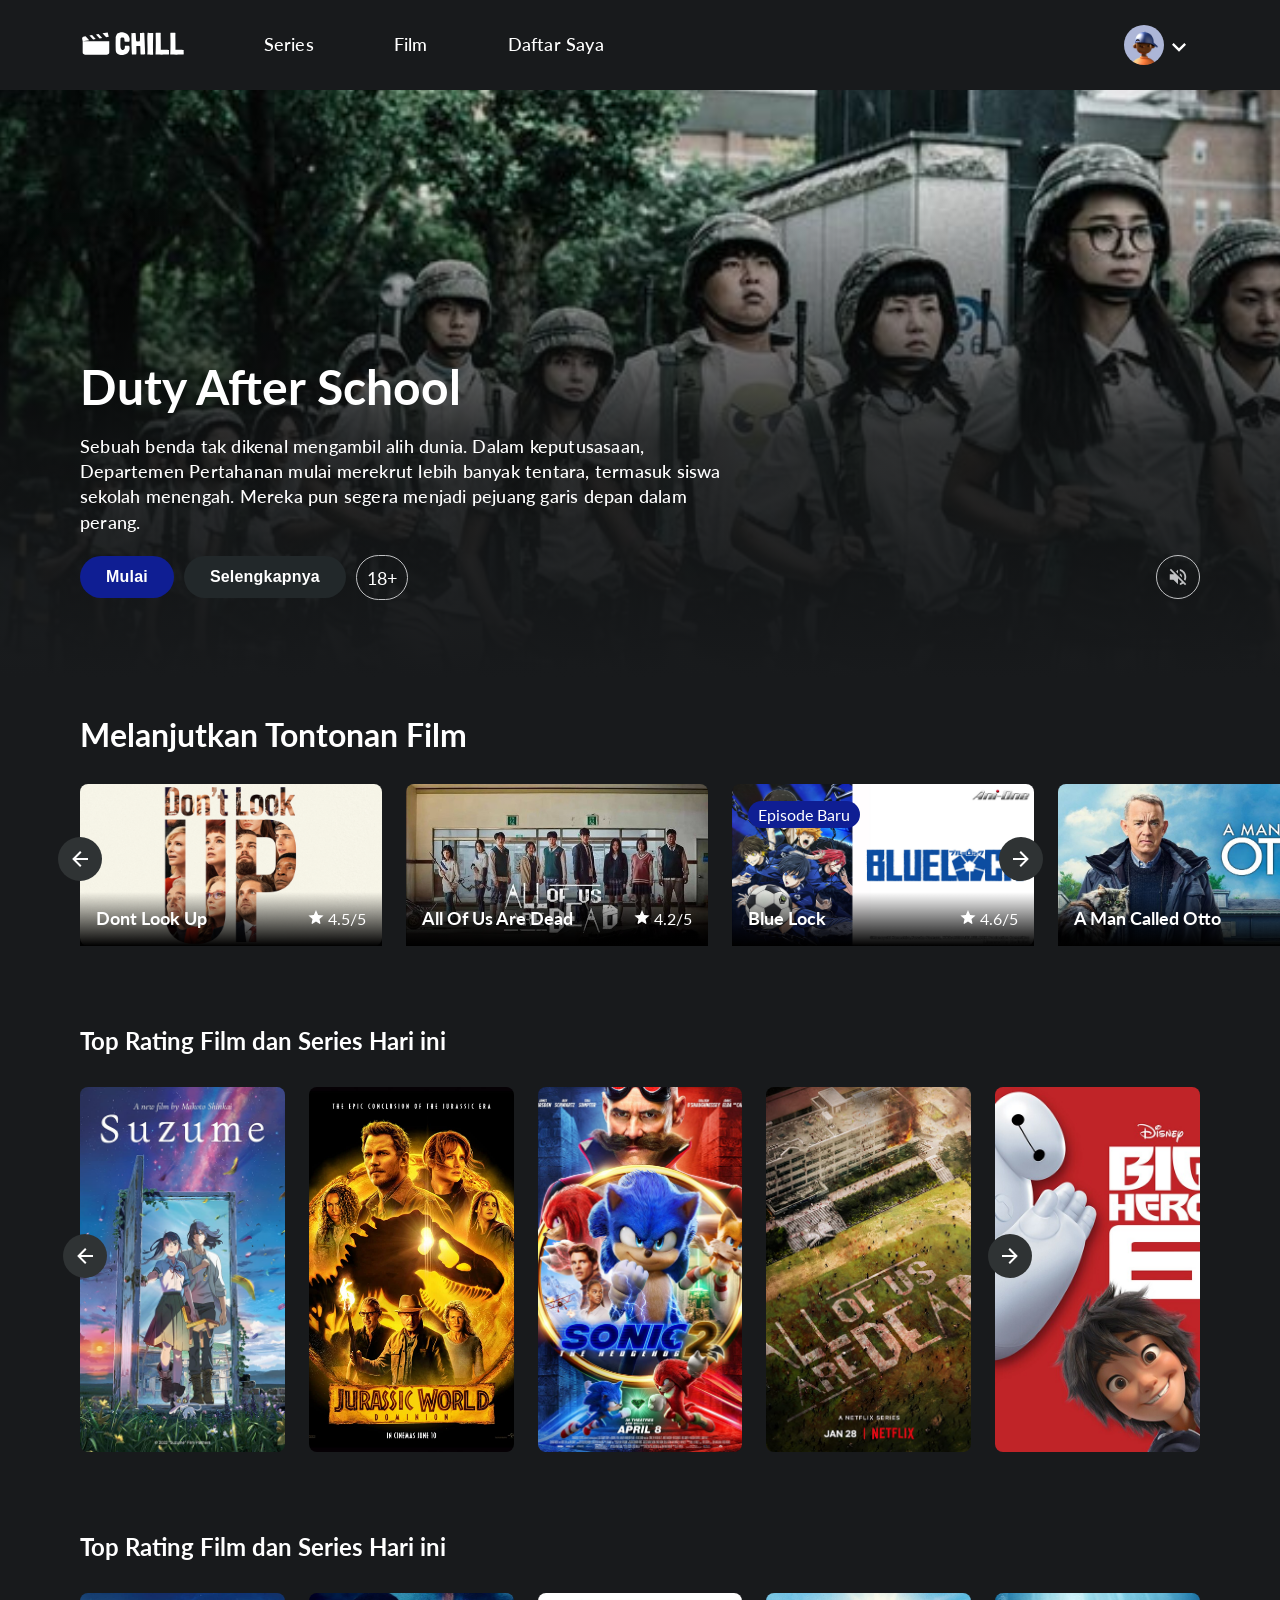
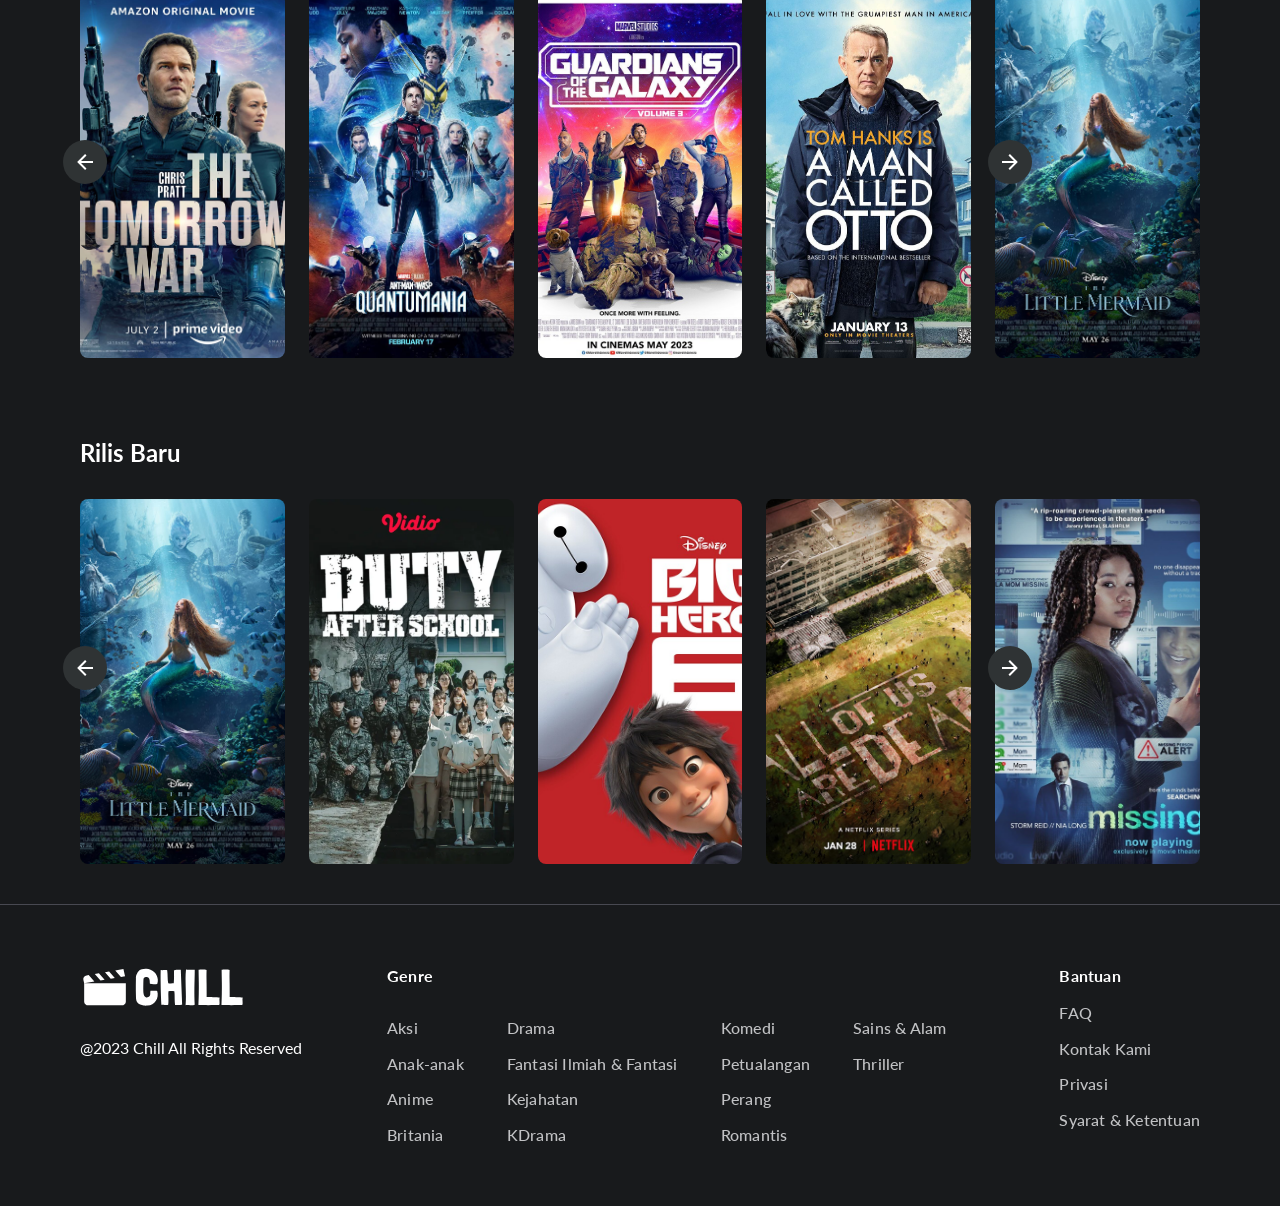
<file: 3b-chill/index.html>
<!DOCTYPE html>
<html lang="en">

<head>
    <meta charset="UTF-8">
    <meta name="viewport" content="width=device-width, initial-scale=1.0">
    <meta name="description" content="Login page for CHILL, a platform for stream movie and tv show.">
    <meta name="keywords" content="CHILL, login, streaming, movies, tv shows">
    <meta name="author" content="Yadri">
    <title> BERANDA - CHILL</title>
    <!-- CSS -->
    <link rel="stylesheet" href="style.css">
    <!-- Font -->
    <link rel="preconnect" href="https://fonts.googleapis.com">
    <link rel="stylesheet" href="https://fonts.googleapis.com/css2?family=Lato:wght@300;400;700&display=swap">
    <link rel="stylesheet" href="https://cdnjs.cloudflare.com/ajax/libs/font-awesome/6.7.2/css/all.min.css"
        integrity="sha512-Evv84Mr4kqVGRNSgIGL/F/aIDqQb7xQ2vcrdIwxfjThSH8CSR7PBEakCr51Ck+w+/U6swU2Im1vVX0SVk9ABhg=="
        crossorigin="anonymous" referrerpolicy="no-referrer" />
    <!-- Favicon -->
    <link rel="icon" href="assets/icon/chill-icon.svg" type="image/x-icon">
</head>

<body>
    <div class="home-container">
        <header class="main-header">
            <div class="header-left">
                <div class="logo">
                    <img src="assets/icon/Logo.svg" alt="CHILL Logo">
                </div>
                <div class="main-nav">
                    <ul>
                        <li><a href="">Series</a></li>
                        <li><a href="">Film</a></li>
                        <li><a href="">Daftar Saya</a></li>
                    </ul>
                </div>
            </div>
            <div class="right-left">
                <!-- Avatar Profile -->
                <div class="user-profile avatar-dropdown">
                    <img src="assets/icon/avatar_profile.png" class="avatar-profile alt="Avatar Profile">
                    <span class="arrow-down avatar-profile"><img src="assets/icon/vector_arrow.svg" alt=""></span>
                </div>
            </div>
            <!-- menu dropdown  -->
            <div class="dropdown-profile" id="dropdownProfile">
                <ul>
                    <li><i class="fa-solid fa-user"></i> Profil Saya</li>
                    <li><i class="fa-solid fa-star"></i> Ubah Premium</li>
                    <li><i class="fa-solid fa-right-from-bracket"></i> Keluar</li>
                </ul>
            </div>


        </header>
        <main>
            <section id="hero">
                <!-- Content -->
                <div class="hero-content">
                    <!-- about movie -->
                    <h1 class="hero-title">Duty After School</h1>
                    <div class="hero-description">
                        Sebuah benda tak dikenal mengambil alih dunia. Dalam keputusasaan,

                        Departemen Pertahanan mulai merekrut lebih banyak tentara, termasuk siswa sekolah menengah.
                        Mereka pun segera menjadi pejuang garis depan dalam perang.
                    </div>
                    <div class="hero-actions">
                        <div class="hero-actions-left">
                            <button class="btn btn-start">Mulai</button>
                            <button class="btn btn-more">Selengkapnya</button>
                            <span class="age-rating">18+</span>
                        </div>
                        <div class="volume hero-actions-right">
                            <img src="assets/icon/volume-off.svg" alt="">
                        </div>
                    </div>
                </div>
            </section>

            <!-- History -->
            <section class="content-section history">
                <h2>Melanjutkan Tontonan Film</h2>
                <div class="card-container">
                    <div class="arrow-left arrow-btn">
                        <img src="assets/icon/arrow-left.svg" alt="">
                    </div>
                    <div class="movie-card">
                        <img src="assets/beranda/history_1.png" alt="">
                        <div class="movie-info">
                            <div class="title-movie dont-look-up">Dont Look Up</div>
                            <div class="rating-movie">
                                <img src="assets/icon/star.svg" class="rating-stars" alt="">
                                <span>4.5/5</span>
                            </div>
                        </div>
                    </div>
                    <div class="movie-card">
                        <img src="assets/beranda/history_2.png" alt="">
                        <div class="movie-info">
                            <div class="title-movie all-of-us-are-dead">All Of Us Are Dead</div>
                            <div class="rating-movie">
                                <img src="assets/icon/star.svg" class="rating-stars" alt="">
                                <span>4.2/5</span>
                            </div>
                        </div>
                    </div>
                    <div class="movie-card">
                        <img src="assets/beranda/history_3.png" alt="">
                        <div class="movie-info">
                            <div class="badge-new-eps">
                                <p>Episode Baru</p>
                            </div>
                            <div class="title-movie blue-lock">Blue Lock</div>
                            <div class="rating-movie">
                                <img src="assets/icon/star.svg" class="rating-stars" alt="">
                                <span>4.6/5</span>
                            </div>
                        </div>
                    </div>
                    <div class="movie-card">
                        <img src="assets/beranda/history_4.png" alt="">
                        <div class="movie-info">
                            <div class="title-movie a-man-called-otto">A Man Called Otto</div>
                            <div class="rating-movie">
                                <img src="assets/icon/star.svg" class="rating-stars" alt="">
                                <span>4.4/5</span>
                            </div>
                        </div>
                    </div>
                    <div class="arrow-right arrow-btn">
                        <img src="assets/icon/arrow-right.svg" alt="">
                    </div>
                </div>
            </section>
            <!-- Top Rating Film dan Series Hari ini -->
            <section class="content-section top-rating">
                <h2>Top Rating Film dan Series Hari ini</h2>
                <div class="card-container">
                    <div class="arrow-left arrow-btn">
                        <img src="assets/icon/arrow-left.svg" alt="">
                    </div>
                    <div class="movie-card">
                        <img src="assets/beranda/top_1.png" alt="">
                    </div>
                    <div class="movie-card">
                        <img src="assets/beranda/top_2.png" alt="">
                    </div>
                    <div class="movie-card">
                        <img src="assets/beranda/top_3.png" alt="">
                    </div>
                    <div class="movie-card">
                        <img src="assets/beranda/top_4.png" alt="">
                    </div>
                    <div class="movie-card">
                        <img src="assets/beranda/top_5.png" alt="">
                    </div>
                    <div class="arrow-right arrow-btn">
                        <img src="assets/icon/arrow-right.svg" alt="">
                    </div>
                </div>
            </section>
            <!-- Film Trending -->
            <section class="content-section trending">
                <h2>Top Rating Film dan Series Hari ini</h2>
                <div class="card-container">
                    <div class="arrow-left arrow-btn">
                        <img src="assets/icon/arrow-left.svg" alt="">
                    </div>
                    <div class="movie-card">
                        <img src="assets/beranda/trend_1.png" alt="">
                    </div>
                    <div class="movie-card">
                        <img src="assets/beranda/trend_2.png" alt="">
                    </div>
                    <div class="movie-card">
                        <img src="assets/beranda/trend_3.png" alt="">
                    </div>
                    <div class="movie-card">
                        <img src="assets/beranda/trend_4.png" alt="">
                    </div>
                    <div class="movie-card">
                        <img src="assets/beranda/trend_5.png" alt="">
                    </div>
                    <div class="arrow-right arrow-btn">
                        <img src="assets/icon/arrow-right.svg" alt="">
                    </div>
                </div>
            </section>
            <!-- Rilis Terbaru -->
            <section class="content-section new-release">
                <h2>Rilis Baru</h2>
                <div class="card-container">
                    <div class="arrow-left arrow-btn">
                        <img src="assets/icon/arrow-left.svg" alt="">
                    </div>
                    <div class="movie-card">
                        <img src="assets/beranda/new_1.png" alt="">
                    </div>
                    <div class="movie-card">
                        <img src="assets/beranda/new_2.png" alt="">
                    </div>
                    <div class="movie-card">
                        <img src="assets/beranda/new_3.png" alt="">
                    </div>
                    <div class="movie-card">
                        <img src="assets/beranda/new_4.png" alt="">
                    </div>
                    <div class="movie-card">
                        <img src="assets/beranda/new_5.png  " alt="">
                    </div>
                    <div class="arrow-right arrow-btn">
                        <img src="assets/icon/arrow-right.svg" alt="">
                    </div>
                </div>
            </section>
        </main>

        <footer class="footer">
            <div class="footer-container">
                <!-- Logo -->
                <div class="footer-logo">
                    <img src="assets/icon/Logo.svg" alt="chill logo">
                    <p>@2023 Chill All Rights Reserved</p>
                </div>
                <!-- Genre -->
                <div class="footer-genre">
                    <p class="title">Genre</p>
                    <div class="genre-list">
                        <ul>
                            <li><a href="">Aksi</a></li>
                            <li><a href="">Anak-anak</a></li>
                            <li><a href="">Anime</a></li>
                            <li><a href="">Britania</a></li>
                        </ul>
                        <ul>
                            <li><a href="">Drama</a></li>
                            <li><a href="">Fantasi Ilmiah & Fantasi</a></li>
                            <li><a href="">Kejahatan</a></li>
                            <li><a href="">KDrama</a></li>
                        </ul>
                        <ul>
                            <li><a href="">Komedi</a></li>
                            <li><a href="">Petualangan</a></li>
                            <li><a href="">Perang</a></li>
                            <li><a href="">Romantis</a></li>
                        </ul>
                        <ul>
                            <li><a href="">Sains & Alam</a></li>
                            <li><a href="">Thriller</a></li>
                        </ul>
                    </div>
                </div>
                <div class="footer-help">
                    <p class="title">Bantuan</p>
                    <ul class="help-list">
                        <li><a href="">FAQ</a></li>
                        <li><a href="">Kontak Kami</a></li>
                        <li><a href="">Privasi</a></li>
                        <li><a href="">Syarat & Ketentuan</a></li>
                    </ul>
                </div>
            </div>
        </footer>
    </div>

<script>
    const avatar = document.querySelector('.avatar-dropdown');
    const dropdown = document.getElementById('dropdownProfile');

    avatar.addEventListener('click', () => {
        dropdown.style.display = dropdown.style.display === 'block' ? 'none' : 'block';
    });

    // klik di luar dropdown untuk menutup
    window.addEventListener('click', (e) => {
        if (!avatar.contains(e.target) && !dropdown.contains(e.target)) {
            dropdown.style.display = 'none';
        }
    });
</script>

</body>

</html>
</file>
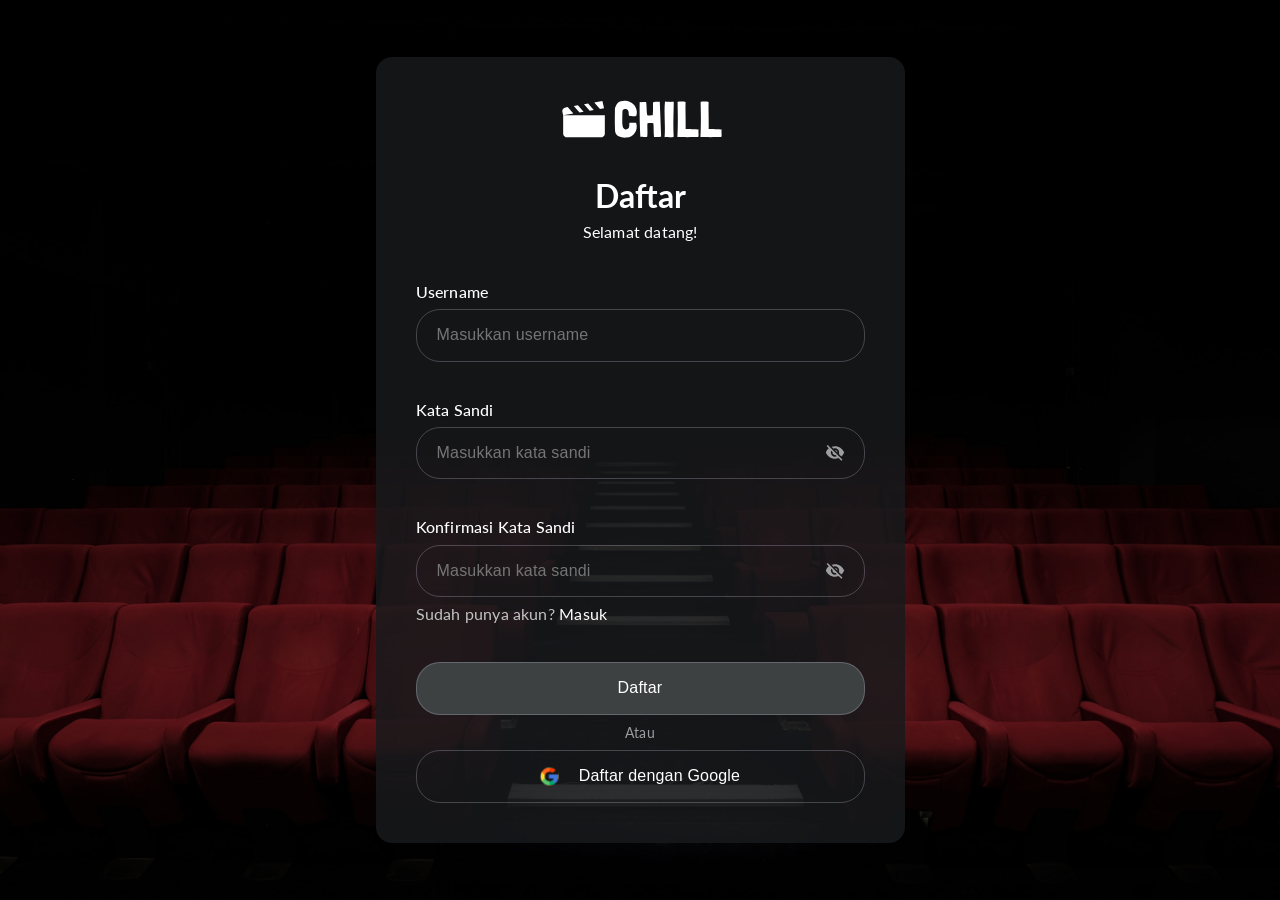
<file: 3b-chill/register.html>
<!DOCTYPE html>
<html lang="en">

<head>
    <meta charset="UTF-8">
    <meta name="viewport" content="width=device-width, initial-scale=1.0">
    <meta name="description" content="Login page for CHILL, a platform for stream movie and tv show.">
    <meta name="keywords" content="CHILL, login, streaming, movies, tv shows">
    <meta name="author" content="Yadri">
    <title>Register - CHILL</title>
    <!-- CSS -->
    <link rel="stylesheet" href="register.css">
    <!-- Font -->
    <link rel="preconnect" href="https://fonts.googleapis.com">
    <link rel="stylesheet" href="https://fonts.googleapis.com/css2?family=Lato:wght@300;400;700&display=swap">
    <link rel="stylesheet" href="https://cdnjs.cloudflare.com/ajax/libs/font-awesome/6.7.2/css/all.min.css"
        integrity="sha512-Evv84Mr4kqVGRNSgIGL/F/aIDqQb7xQ2vcrdIwxfjThSH8CSR7PBEakCr51Ck+w+/U6swU2Im1vVX0SVk9ABhg=="
        crossorigin="anonymous" referrerpolicy="no-referrer" />
    <!-- Favicon -->
    <link rel="icon" href="assets/icon/chill-icon.svg" type="image/x-icon">
</head>

<body>
    <main class="register-container">
        <!-- header form -->
        <header class="register-header">
            <img src="assets/icon/Logo.svg" class="logo" alt="logo">
            <div class="caption">
                <h3>Daftar</h3>
                <p>Selamat datang!</p>
            </div>
        </header>
        <!-- form -->
        <form action="" class="register-form">
            <div class="input-group username-field">
                <label for="username">Username</label>
                <input type="text" name="username" id="username" placeholder="Masukkan username">
            </div>
            <div class="input-group password-field">
                <label for="password">Kata Sandi</label>
                <div class="password-wrapper">
                    <input type="password" name="password" id="password" placeholder="Masukkan kata sandi">
                    <img src="assets/icon/eye-off.svg" alt="" class="toggle-password">
                </div>
            </div>

            <div class="input-group confirm-pass-field">
                <label for="confirm-pass">Konfirmasi Kata Sandi</label>
                <div class="password-wrapper">
                    <input type="password" name="confirm-password" id="confirm-pass" placeholder="Masukkan kata sandi">
                    <img src="assets/icon/eye-off.svg" alt="" class="toggle-password">
                </div>
                
                <div class="form-links">
                    <span id="">Sudah punya akun? 
                        <a href="login.html">Masuk</a>
                    </span>
                </div>
            </div>

            <div class="btn-group">
                <button type="submit" class="btn btn-register">Daftar</button>
                <div class="divider">Atau</div>
                <button type="button" class="btn btn-reg-google">
                   <img src="assets/icon/google-icon.svg" alt="Google icon"> 
                   Daftar dengan Google
                </button>
            </div>
        </form>
    </main>
</body>

</html>
</file>
<file: 3b-chill/style.css>
* {
    margin: 0;
    padding: 0;
    box-sizing: border-box;

}

body {
    font-family: Lato, sans-serif;
    background-color: rgba(24, 26, 28, 1);
    width: 100%;
    min-height: 100vh;
    color: white;
}

.home-container {
    max-width: 100%;
}

/*----- HEADER / NAVIGATION BAR  -----*/
.main-header {
    display: flex;
    justify-content: space-between;
    align-items: center;
    padding: 25px 80px;
}

.header-left {
    display: flex;
    align-items: center;
    gap: 5rem;
}

.header-left .logo img {
    width: 103.55px;
    cursor: pointer;
}

.main-nav ul {
    display: flex;
    list-style-type: none;
    gap: 80px;
}

.main-nav ul a {
    text-decoration: none;
    color: rgba(255, 255, 255, 1);
    font-weight: 500;
    font-size: 18px;
    line-height: 1.4;
    letter-spacing: 0.2px;

}

.main-nav ul a:hover {
    color: rgba(3, 103, 219, 1);
}

.user-profile {
    position: relative;

    display: flex;
    align-items: center;
    gap: 8px;
    cursor: pointer;
}

.user-profile img.avatar-profile {
    width: 40px;
    border-radius: 50%;
}

.user-profile span.arrow-down {
    width: 28px;

}

/* Avatar Dropdown */
.dropdown-profile {
    position: absolute;
    top: 70px;
    right: 0;
    background-color: rgba(24, 26, 28, 1);
    border: 1px solid rgba(3, 103, 219, 1);
    border-radius: 8px;
    padding: 16px;
    width: 180px;
    display: none;
    z-index: 1000;
}

.dropdown-profile ul {
    list-style: none;
    display: flex;
    flex-direction: column;
    gap: 16px;
}

.dropdown-profile ul li {
    display: flex;
    align-items: center;
    gap: 12px;
    font-weight: 500;
    font-size: 16px;
    color: white;
    cursor: pointer;
}

.dropdown-profile ul li:hover {
    color: rgba(3, 103, 219, 1);
}



/*----- HERO SECTION -----*/
#hero {
    position: relative;
    width: 100%;
    height: 100vh;
    max-height: 587px;
    display: flex;
    align-items: center;
    background-image: url(assets/bg-images/bg-hero.svg);
    background-size: cover;
    background-position: center;
    background-repeat: no-repeat;
}

.hero-content {
    position: absolute;
    width: 100%;
    display: flex;
    flex-direction: column;
    padding: 274px 80px 80px;
    gap: 20px;
}

.hero-title {
    font-weight: 700;
    font-size: 48px;
    line-height: 1.1;
}

.hero-description {
    width: 668px;
    font-weight: 500;
    font-size: 18px;
    line-height: 1.4;
    letter-spacing: 0.2px;
}

.hero-actions {
    position: relative;
    width: 100%;
    display: flex;
    align-items: center;
    gap: 10px;
    justify-content: space-between;
}

.hero-actions-left {
    display: flex;
    align-items: center;
    gap: 10px;
}

.hero-actions .btn {
    padding: 10px 26px;
    gap: 8px;
    border-radius: 48px;

}

.hero-actions .btn-start {
    background-color: rgba(15, 30, 147, 1);
    color: rgba(255, 255, 255, 1);
    border: none;
    font-weight: 700;
    font-size: 16px;
    line-height: 1.4;
    letter-spacing: 0.2px;
    gap: 8px;

}

.hero-actions .btn-more {
    background-color: rgba(34, 40, 42, 1);
    color: rgba(255, 255, 255, 1);
    border: none;
    font-weight: 700;
    font-size: 16px;
    line-height: 1.4;
    letter-spacing: 0.2px;
    gap: 8px;
}


.hero-actions .age-rating {
    width: 52px;
    height: 45px;
    border-radius: 24px;
    padding: 10px;
    gap: 10px;
    font-weight: 400;
    font-size: 18px;
    line-height: 1.4;
    letter-spacing: .2px;
    border: 1px solid rgba(193, 194, 196, 1);

}

.hero-actions .volume {
    width: 44px;
    height: 44px;
    display: flex;
    gap: 10px;
    border: 1px solid rgba(193, 194, 196, 1);
    border-radius: 24px;
    padding: 10px;
    cursor: pointer;
}

/*----- CONTENT SECTION  -----*/

.history {
    width: 100%;
    height: 309px;
    padding: 40px 80px;

} 

.history h2 {
    font-size: 32px;
    font-weight: 700;
    line-height: 1.1;
}

.history .card-container {
    position: relative;
    width: 100%;
    display: flex;
    padding-top: 32px;
    flex-direction: row;
    gap: 24px;
}

.history .movie-card {
    display: flex;
    flex-direction: column;
    position: relative;
}

.history .movie-card img {
    width: 302px;
    height: 162px;
    border-radius: 8px;
}

.history .movie-card .movie-info {
    position: absolute;
    left: 0;
    top: 108px;
    width: 100%;
    display: flex;
    padding: 16px;
    align-items: center;
    justify-content: space-between;
    justify-items: stretch;
    background: linear-gradient(rgba(0, 0, 0, 0),rgba(0, 0, 0, 1));
    
}

.history .movie-card .title-movie { 
    font-weight: 700;
    font-size: 18px;
    line-height: 1.2;
}

.history .rating-movie .rating-stars {
    width: 16px;
    height: 16px;
}

.history .rating-movie .rating-stars span {
    font-weight: 400;
    font-size: 14px;
    line-height: 1.4;
    letter-spacing: 0.2px;
}

.history .arrow-btn {
    display: flex;
    align-items: center;
    justify-content: center;
    width: 44px;
    height: 44px;
    padding: 10px;
    background-color: rgba(47, 51, 52, 1);
    border-radius: 24px;
    cursor: pointer;
}

.history .arrow-left {
    position: absolute;
    left:-2%;
    top: 85px;
    z-index: 1;
}

.history .arrow-right {
    position: absolute;
    right:14%;
    top:85px;
    z-index: 1;
}

.badge-new-eps {
    position: absolute;
    top: -91px;
    background-color: rgba(15, 30, 147, 1);
    border-radius: 24px;
    padding: 4px 10px;
    display: flex;
    gap: 4px;
}

/*----- Top Rating ------*/
.content-section {
    width: 100%;
    padding: 40px 80px;
}

.top-rating .card-container {
    position: relative;
    width: 100%;
    display: flex;
    padding-top: 32px;
    flex-direction: row;
    gap: 24px;
}

.top-rating .movie-card {
    display: flex;
    flex-direction: column;
    width: 234px;
    height: 365px;
    border-radius: 8px;
    gap: 28px;
}
.top-rating .movie-card img {
    object-fit: cover;
    width: 100%;
    height: 100%;
    border-radius: 8px;
}
 
.top-rating .arrow-btn {
    display: flex;
    align-items: center;
    justify-content: center;
    width: 44px;
    height: 44px;
    padding: 10px;
    background-color: rgba(47, 51, 52, 1);
    border-radius: 24px;
    cursor: pointer;
}

.top-rating .arrow-left {
    position: absolute;
    left:-1.5%;
    top: 45%;
    z-index: 1;
}

.top-rating .arrow-right {
    position: absolute;
    right:15%;
    top: 45%;
    z-index: 1;
}

/*----- Trending -----*/

.trending .card-container {
    position: relative;
    width: 100%;
    display: flex;
    padding-top: 32px;
    flex-direction: row;
    gap: 24px;
}

.trending .movie-card {
    display: flex;
    flex-direction: column;
    width: 234px;
    height: 365px;
    border-radius: 8px;
    gap: 28px;
}
.trending .movie-card img {
    object-fit: cover;
    width: 100%;
    height: 100%;
    border-radius: 8px;
}
 
.trending .arrow-btn {
    display: flex;
    align-items: center;
    justify-content: center;
    width: 44px;
    height: 44px;
    padding: 10px;
    background-color: rgba(47, 51, 52, 1);
    border-radius: 24px;
    cursor: pointer;
}

.trending .arrow-left {
    position: absolute;
    left: -1.5%;
    top: 45%;
    z-index: 1;
}

.trending .arrow-right {
    position: absolute;
    right:15%;
    top: 45%;
    z-index: 1;
}

/*----- Rilis Baru -----*/
.new-release .card-container {
    position: relative;
    width: 100%;
    display: flex;
    padding-top: 32px;
    flex-direction: row;
    gap: 24px;
}

.new-release .movie-card {
    display: flex;
    flex-direction: column;
    width: 234px;
    height: 365px;
    border-radius: 8px;
    gap: 28px;
}

.new-release .movie-card img {
    object-fit: cover;
    width: 100%;
    height: 100%;
    border-radius: 8px;
}

.new-release .arrow-btn {
    display: flex;
    align-items: center;
    justify-content: center;
    width: 44px;
    height: 44px;
    padding: 10px;
    background-color: rgba(47, 51, 52, 1);
    border-radius: 24px;
    cursor: pointer;
}

.new-release .arrow-left {
    position: absolute;
    left: -1.5%;
    top: 45%;
    z-index: 1;
}

.new-release .arrow-right {
    position: absolute;
    right:15%;
    top: 45%;
    z-index: 1;
}

/*----- Footer -----*/
.footer {
    width: 100%;
    padding: 60px 80px;
    display: flex;
    border-top: 1px solid rgba(231, 227, 252, 0.23);
    gap:20px;    
    
}

.footer-container {
    width: 100%;
    display: flex;
    justify-content: space-between;
}

.footer-logo p {
    padding-top: 26px;
    font-size: 16px;
    line-height: 20.4px;
}

.footer p.title {
    font-weight: 700;
    font-size: 16px;
    line-height: 1.4;
    letter-spacing: 0.2px;
}

.genre-list {
    display: flex;
    gap: 15px;
    padding-top: 15px;
}

.genre-list ul{
    display: flex;
    flex-direction: column;
    gap: 13px;
    padding-top: 15px;
    padding-right: 28px;
}


ul.help-list {
    display: flex;
    flex-direction: column;
    gap: 13px;
    padding-top: 15px;
}

.genre-list ul li, .help-list li {
    list-style: none; 
}

.genre-list ul li a, .help-list li a {
    color: rgba(193, 194, 196, 1);
    text-decoration: none;
    cursor: pointer;
    font-weight: 500;
    font-size: 16px;
    line-height: 1.4;
    letter-spacing: 0.2px;
}

.genre-list ul li a:hover, .help-list li a:hover {
    text-decoration: underline;
}
</file>
<file: 3b-chill/register.css>
@import url('https://fonts.googleapis.com/css2?family=Lato:ital,wght@0,100;0,300;0,400;0,700;0,900;1,100;1,300;1,400;1,700;1,900&display=swap');
@import url('fonts.css');

* {
  margin: 0;
  padding: 0;
  box-sizing: border-box;
  
}

body {
  font-family: Lato, sans-serif;
  background-image: url('assets/bg-images/bg-registration.png');
  width: 100%;
  min-height: 100vh;
  background-size: cover;
  background-position: center;
  display: flex;
  justify-content: center;
  align-items: center;

}

.register-container {
  background-color: rgba(24, 26, 28, 0.84);
  width: 100%;
  max-width: 529px;
  /* min-height: auto; */
  border-radius: 16px;
  padding: 40px;
  gap: 37px;
  display: flex;
  flex-direction: column;
  color: white;
  
}

/* Registration Card Header */
.register-header {
  display: flex;
  flex-direction: column;
  align-items: center;
  gap: 37px;
}

.register-header .caption {
  display: flex;
  flex-direction: column;
  gap: 8px;
}

.register-header h3 {
  font-size: 32px;
  font-weight: 700;
  line-height: 1.1;
  text-align: center;
  /* letter-spacing: 0; */
}

.register-header p {
  color: rgba(255, 255, 255, 1);
  font-size: 16px;
  font-weight: 400;
  line-height: 1.4;
  letter-spacing: 0.2px;
}

/* Registration Form */
.register-form {
  width: 100%;
  display: flex;
  flex-direction: column;
  gap: 37px;
}

.register-form .input-group {
  width: 100%;
  display: flex;
  flex-direction: column;
  gap: 6px;

}

.input-group label {
  display: flex;
  flex-direction: column;
  size: 14px;
  font-weight: 500;
  line-height: 1.4;
  letter-spacing: 0.2px;

}

.input-group input {
  width: 100%;
  padding: 14px 20px;
  background-color: transparent;
  border-radius: 24px;
  border: 1px solid rgba(231, 227, 252, 0.23);
  gap: 10px;
  font-size: 16px;
  font-weight: 400;
  line-height: 1.4;
  letter-spacing: 0.2px;
  color: rgba(193, 194, 196, 1);
}

.input-group .password-wrapper {
  position: relative;
  display: flex;
  flex-direction: column;
  width: 100%;
}

.toggle-password {
  position: absolute;
  right: 20px;
  top: 50%;
  transform: translateY(-50%);
  cursor: pointer;
  color: #a0a0a0;
}

.form-links {
  display: flex;
  justify-content: space-between;
  font-size: 16px;
  font-weight: 400;
  color: rgba(193, 194, 196, 1);

  line-height: 1.4;
  letter-spacing: 0.2px;
}

.form-links a {
  color: rgba(255, 255, 255, 1);
  text-decoration: none;
}

.form-links a:hover {
  text-decoration: underline;
}

/*--- Button Action Group ---*/
.btn-group {
  width: 100%;
  display: flex;
  flex-direction: column;
  gap: 8px;
}

.btn-group .btn {
  border-radius: 24px;
  padding: 14px 20px;
  font-size: 16px;
  font-weight: 600px;
  line-height: 1.4;
  letter-spacing: 0.2px;
  cursor: pointer;
}

.btn-register {
  gap: 10px;
  background-color: rgba(61, 65, 66, 1);
  color: rgba(255, 255, 255, 1);
  border: 1px solid rgba(231, 227, 252, 0.23);
}

.btn-group .divider {
  display: flex;
  justify-content: center;
  align-items: center;
  color: rgba(157, 158, 161, 1);
  font-size: 14px;
  font-weight: 400;
  line-height: 1.4;
  letter-spacing: 0.2px;
}

.btn-reg-google {
  display: flex;
  justify-content: center;
  align-items: center;
  gap: 20px;
  background-color: transparent;
  color: rgba(255, 255, 255, 1);
  border: 1px solid rgba(231, 227, 252, 0.23);

}

/*--- Media Queries ---*/

/* For mobile */

@media screen and (max-width: 480px) {
  .register-container {
    width: 100%;
    max-width: 306px;
    min-width: 0;
    border-radius: 8px;
    padding: 24px;
    gap: 20px;
    margin: 0 auto;
  }

  .register-header .logo {
    width: 94px;
    min-height: 24px;
    object-fit: contain;
    gap: 2.31px;

  }

  .register-header .caption {
    gap: 4.62px;
  }

  .register-header h3 {
    font-size: 18px;
    font-weight: 700;
    line-height: 1.4;
    letter-spacing: 0.2px;
  }

  .register-header p {
    font-size: 10px;
    font-weight: 400;
    line-height: 1.4;
    letter-spacing: 0.2px;
  }

  .input-group .username-field,
  .input-group .password-field {
    gap: 4px;
  }


  .input-group label {
    font-size: 10px;
    font-weight: 500;
    line-height: 1.4;
    letter-spacing: 0.2px;
  }

  .input-group input {
    width: 260px;
    max-width: 100%;
    border-radius: 12px;
    border: 0.58px solid rgba(231, 227, 252, 0.23);
    padding: 8.09px 11.5px;
    gap: 5.78px;
    font-size: 9.24px;
    line-height: 1.4;
    letter-spacing: 0.12px;
  }

  .input-group .password-wrapper {
    display: flex;
    flex-direction: column;
    position: relative;
    width: 100%;
  }

  .toggle-password {
    position: absolute;
    right: 20px;
    top: 50%;
    transform: translateY(-50%);
    cursor: pointer;
    color: #a0a0a0;
  }

  .form-links {
    font-size: 10px;
    font-weight: 400;
    line-height: 1.4;
    letter-spacing: 0.2px;
  }

  .btn-group .btn {
    width: 100%;
    gap: 4px;
  }

  .btn-group .btn-register,
  .btn-group .btn-reg-google {
    max-width: 100%;
    border-radius: 13.86px;
    border: 0.58px solid rgba(231, 227, 252, 0.23);
    font-size: 10px;
    font-weight: 600;
    padding: 8px 11.55px;
    gap: 5.78px;
    line-height: 1.4;
    letter-spacing: 0.2px;
  }

  .btn-google img {
    width: 10px;
    height: 10px;
  }

  .btn-group .divider {
    font-size: 10px;
    font-weight: 500;
    line-height: 1.4;
    letter-spacing: 0.2px;
  }



}
</file>
